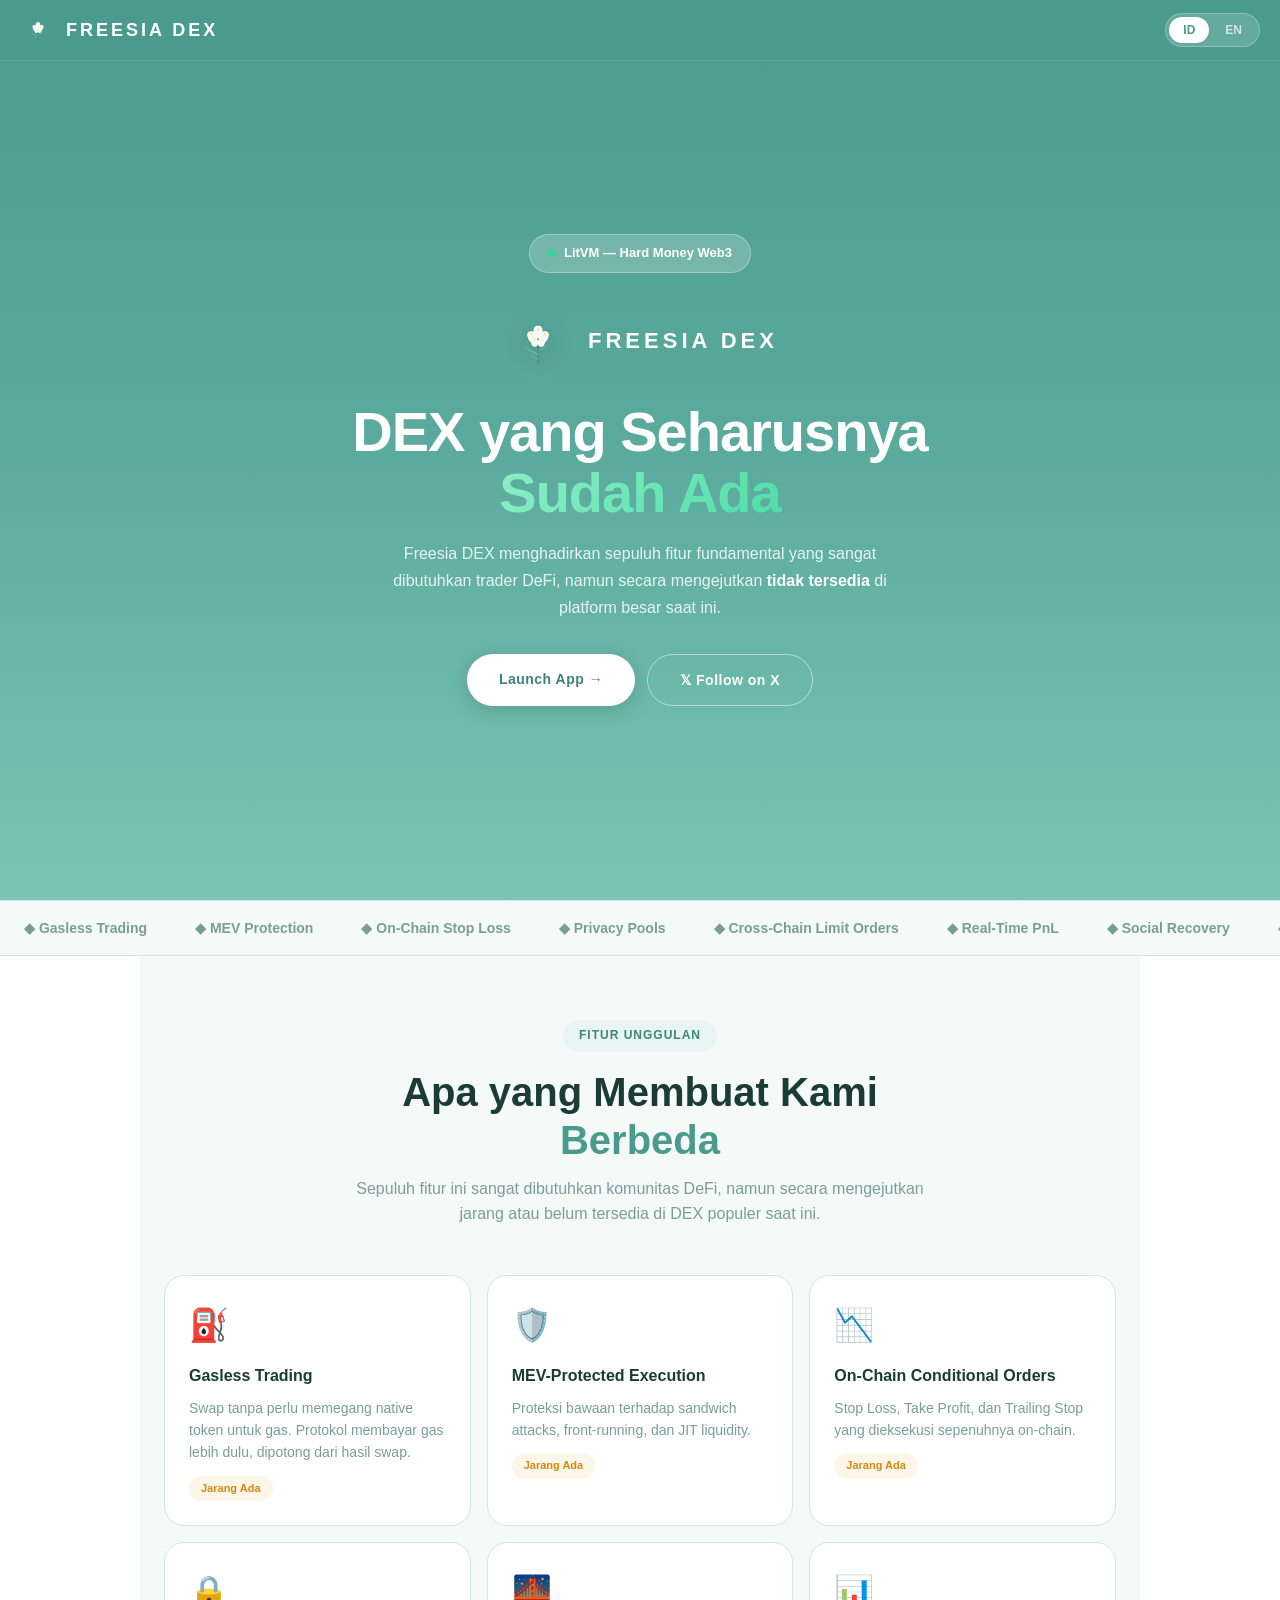
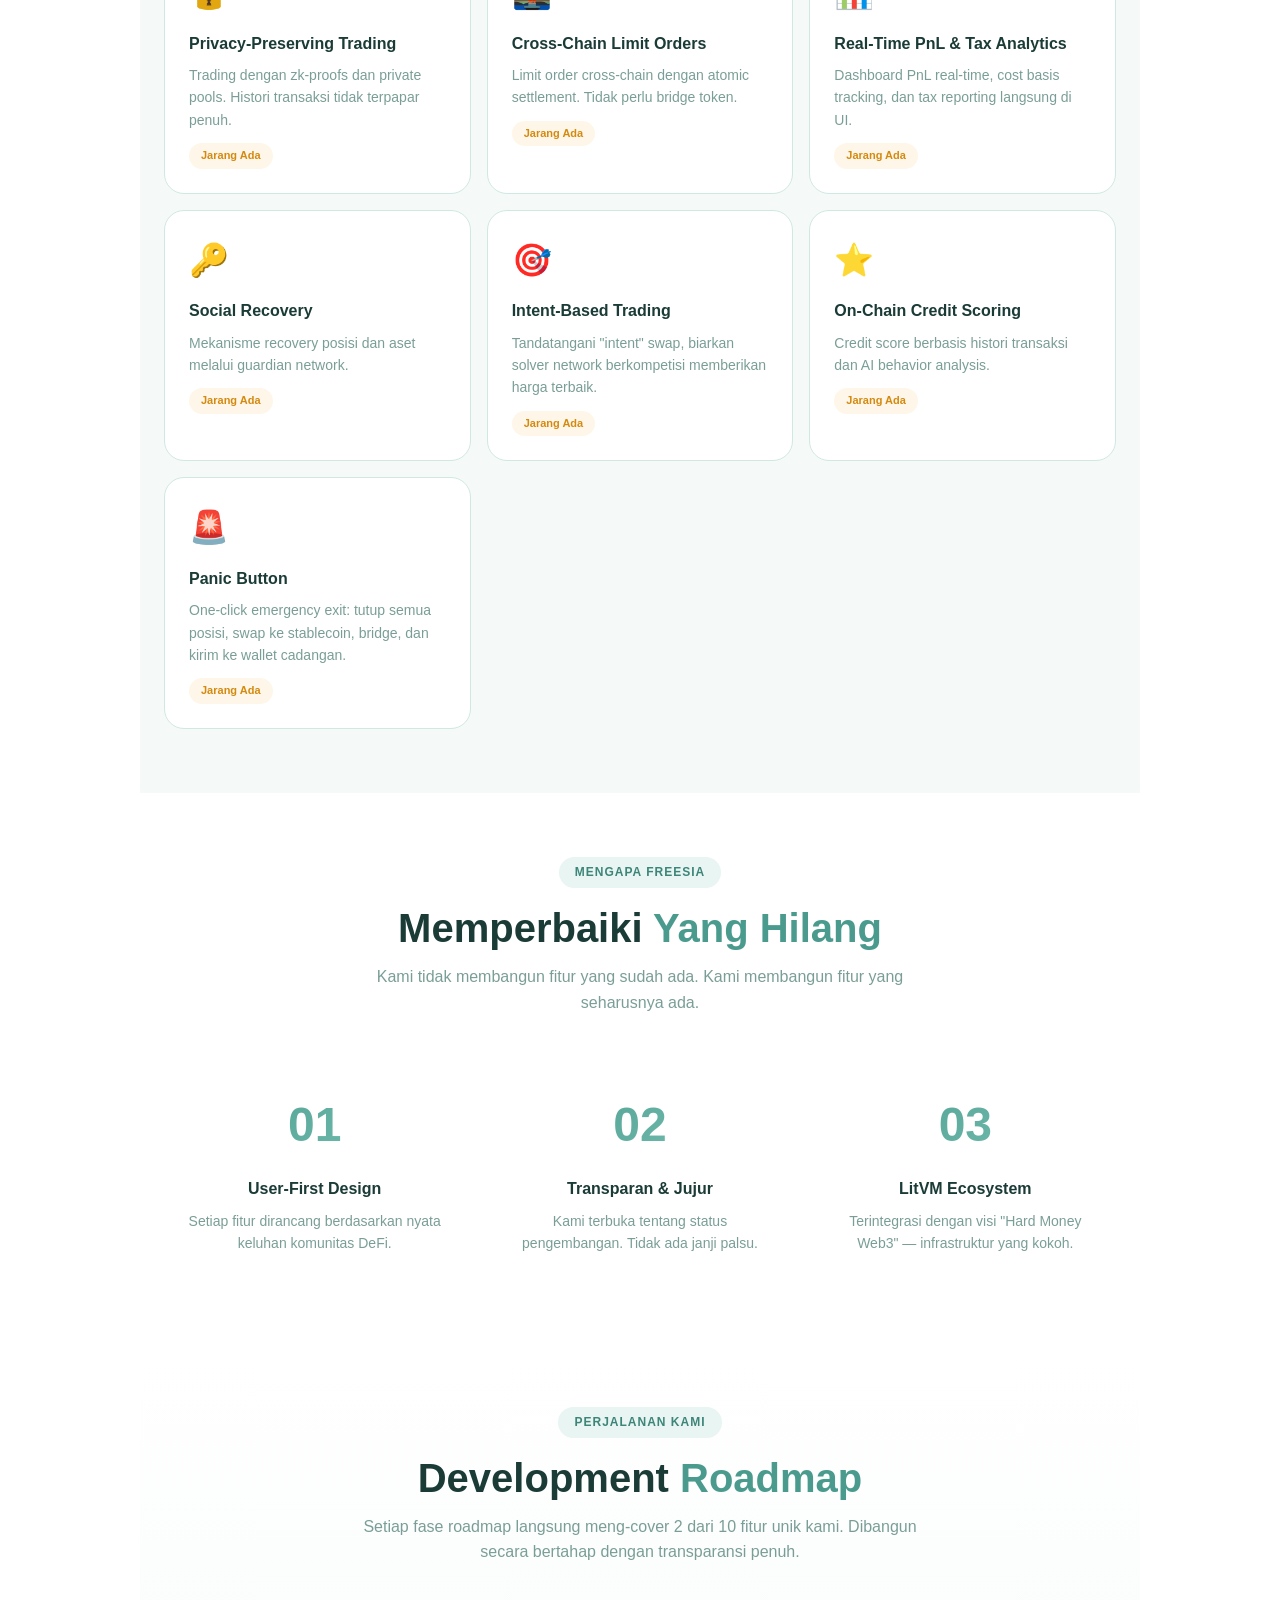
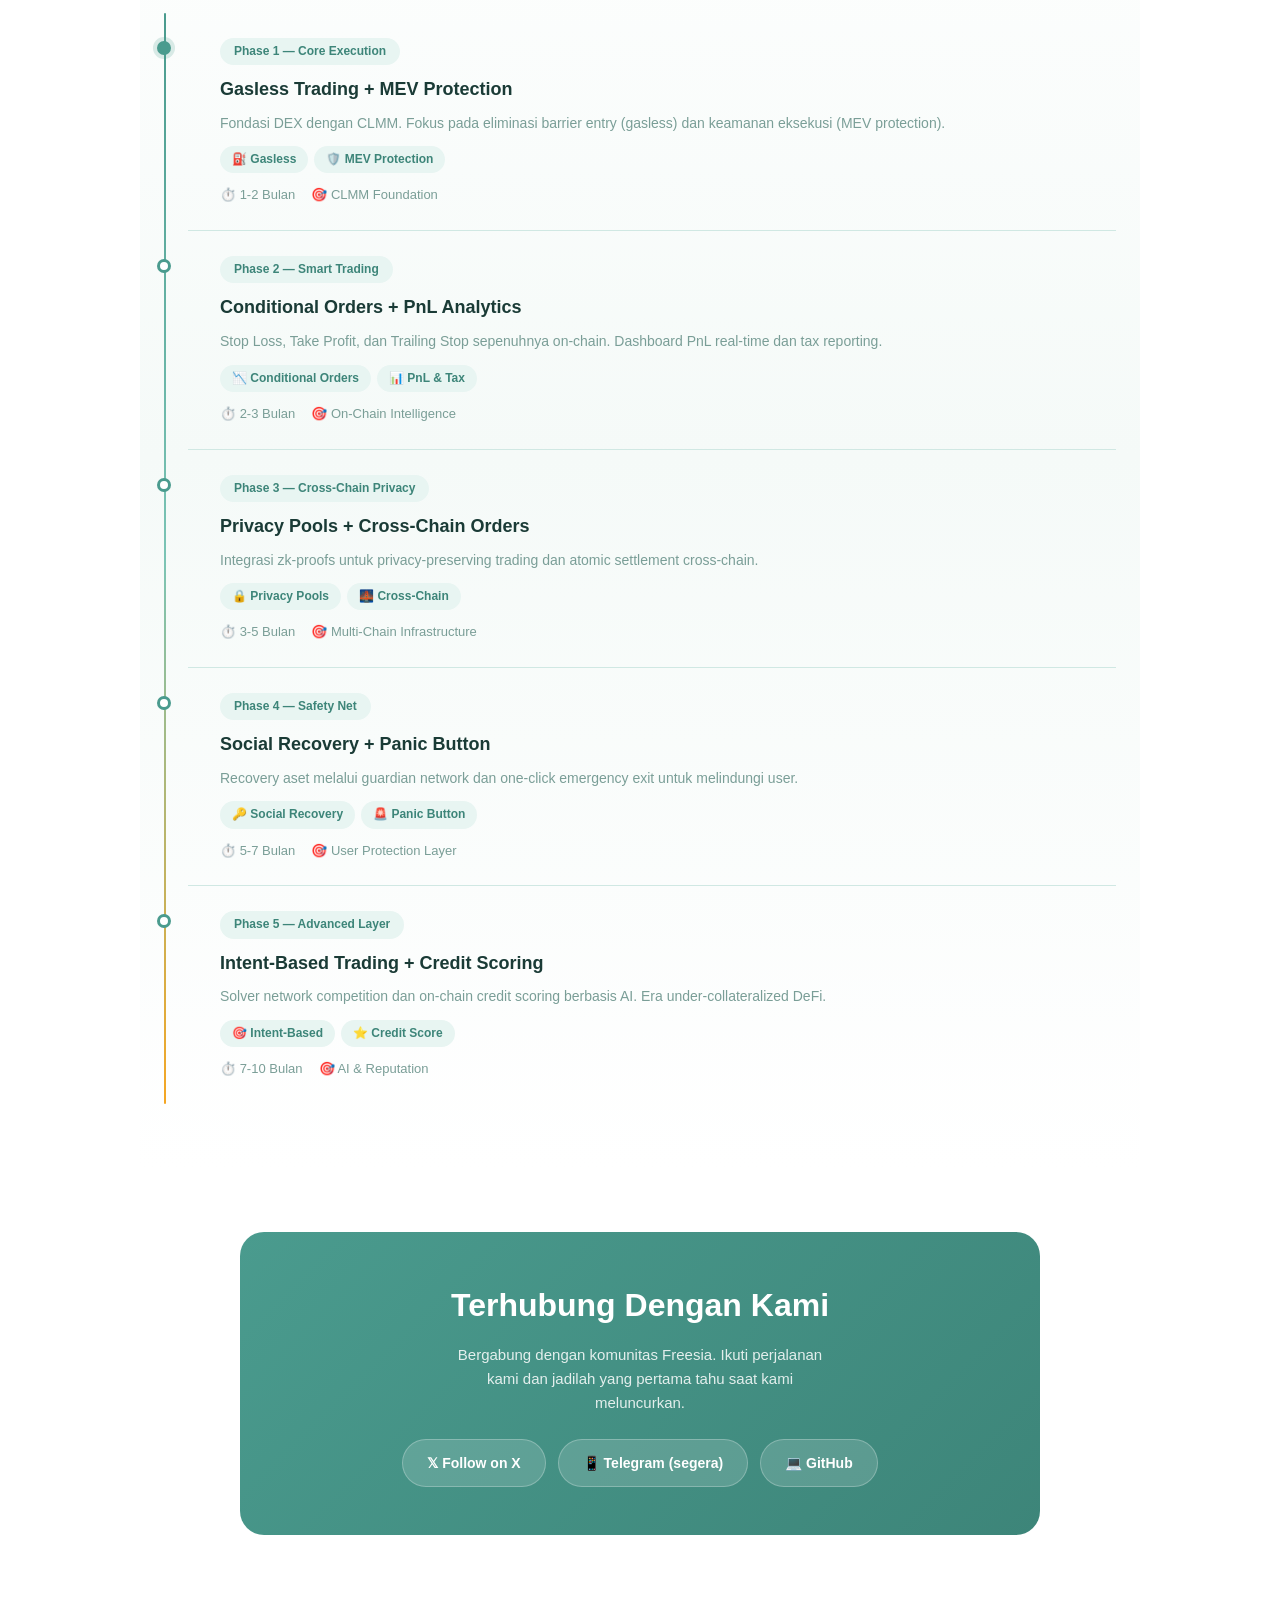
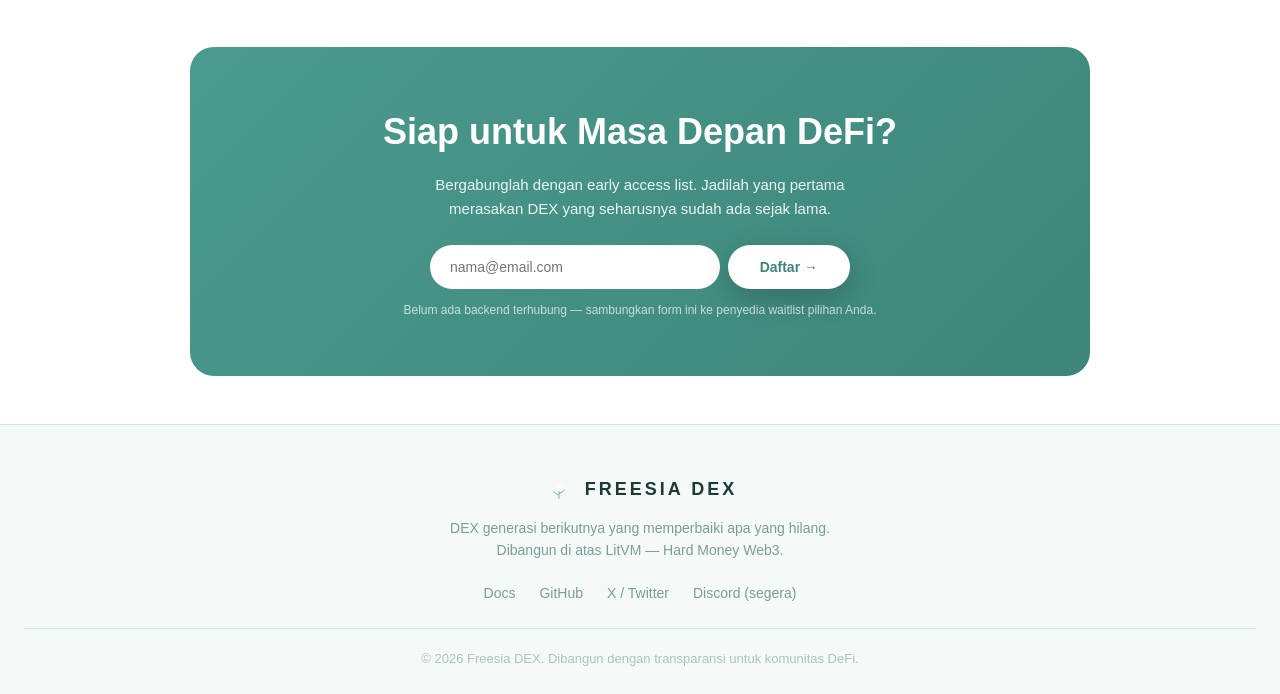
<file: freesia dex final.html>
<!DOCTYPE html>
<html lang="id">
<head>
<meta charset="UTF-8">
<meta name="viewport" content="width=device-width, initial-scale=1.0">
<title>Freesia DEX — LitVM Hard Money Web3</title>
<meta name="description" content="Freesia DEX menghadirkan sepuluh fitur fundamental yang sangat dibutuhkan trader DeFi: gasless trading, MEV protection, privacy pools, cross-chain limit orders, dan lainnya. Dibangun di atas LitVM.">
<meta name="theme-color" content="#4A9B8E">
<meta property="og:title" content="Freesia DEX — DEX yang Seharusnya Sudah Ada">
<meta property="og:description" content="Sepuluh fitur fundamental yang dibutuhkan trader DeFi namun jarang tersedia di platform besar saat ini. Dibangun di atas LitVM — Hard Money Web3.">
<meta property="og:type" content="website">
<meta property="og:image" content="https://freesia.xyz/og-image.png">
<meta name="twitter:card" content="summary_large_image">
<meta name="twitter:site" content="@0xzackbh">
<link rel="icon" href="data:image/svg+xml,%3Csvg xmlns='http://www.w3.org/2000/svg' viewBox='0 0 200 200'%3E%3Ccircle cx='100' cy='100' r='95' fill='%234A9B8E'/%3E%3Cellipse cx='100' cy='75' rx='12' ry='18' fill='%23fff' transform='rotate(-15 100 75)'/%3E%3C/svg%3E">
<style>
  *{margin:0;padding:0;box-sizing:border-box}
  body{font-family:-apple-system,BlinkMacSystemFont,'Segoe UI',Roboto,sans-serif;background:#fff;color:#1A3B36;line-height:1.6}
  :focus-visible{outline:2px solid #F5A623;outline-offset:2px}

  /* NAVBAR */
  .navbar{position:fixed;top:0;left:0;right:0;z-index:1000;background:rgba(74,155,142,0.95);backdrop-filter:blur(20px);padding:12px 20px;display:flex;justify-content:space-between;align-items:center;border-bottom:1px solid rgba(255,255,255,0.1)}
  .brand{display:flex;align-items:center;gap:10px;text-decoration:none}
  .brand-icon{width:36px;height:36px}
  .brand-icon svg{width:100%;height:100%;display:block}
  .brand-text{font-size:18px;font-weight:800;color:#fff;letter-spacing:3px}
  .nav-right{display:flex;align-items:center;gap:16px}
  .lang-toggle{display:flex;background:rgba(255,255,255,0.15);border:1px solid rgba(255,255,255,0.25);border-radius:100px;padding:3px;gap:2px}
  .lang-btn{border:none;background:transparent;padding:6px 14px;border-radius:100px;font-size:12px;font-weight:700;color:rgba(255,255,255,0.7);cursor:pointer}
  .lang-btn.active{background:#fff;color:#4A9B8E}
  .menu-btn{display:none;flex-direction:column;gap:4px;background:none;border:none;cursor:pointer;padding:8px}
  .menu-btn span{width:22px;height:2px;background:#fff;border-radius:2px;transition:transform .25s ease,opacity .25s ease}
  .menu-btn.open span:nth-child(1){transform:translateY(6px) rotate(45deg)}
  .menu-btn.open span:nth-child(2){opacity:0}
  .menu-btn.open span:nth-child(3){transform:translateY(-6px) rotate(-45deg)}

  .mobile-menu{display:none;position:fixed;top:60px;left:0;right:0;background:#3D8579;z-index:999;flex-direction:column;padding:8px 20px 20px;border-bottom:1px solid rgba(255,255,255,0.15)}
  .mobile-menu.open{display:flex}
  .mobile-menu a{color:#fff;text-decoration:none;font-weight:600;font-size:15px;padding:14px 0;border-bottom:1px solid rgba(255,255,255,0.1)}
  .mobile-menu a:last-child{border-bottom:none}

  /* HERO */
  .hero{background:linear-gradient(180deg,#4A9B8E 0%,#5AAA9D 50%,#7BC4B5 100%);min-height:100vh;display:flex;flex-direction:column;align-items:center;justify-content:center;text-align:center;padding:100px 24px 60px;color:#fff}
  .hero-badge{display:inline-flex;align-items:center;gap:8px;background:rgba(255,255,255,0.2);border:1px solid rgba(255,255,255,0.3);padding:8px 18px;border-radius:100px;font-size:13px;font-weight:600;margin-bottom:32px}
  .hero-badge-dot{width:8px;height:8px;background:#34D399;border-radius:50%}
  .hero-logo{display:flex;align-items:center;justify-content:center;gap:14px;margin-bottom:24px}
  .hero-logo-icon{width:72px;height:72px;filter:drop-shadow(0 4px 12px rgba(0,0,0,0.15))}
  .hero-logo-icon svg{width:100%;height:100%;display:block}
  .hero-logo-text{font-size:22px;font-weight:800;letter-spacing:4px;color:#fff}
  .hero h1{font-size:clamp(32px,8vw,56px);font-weight:900;line-height:1.1;letter-spacing:-1px;margin-bottom:16px}
  .hero h1 span{display:block}
  .hero h1 .gradient{background:linear-gradient(135deg,#A7F3D0,#6EE7B7,#34D399);-webkit-background-clip:text;-webkit-text-fill-color:transparent;background-clip:text}
  .hero p{font-size:16px;color:rgba(255,255,255,0.85);max-width:520px;margin:0 auto 32px;line-height:1.7}
  .hero p strong{color:#fff}
  .hero-buttons{display:flex;gap:12px;justify-content:center;flex-wrap:wrap}
  .btn{padding:14px 32px;border-radius:100px;font-weight:700;font-size:14px;text-decoration:none;display:inline-block;cursor:pointer;border:none;letter-spacing:0.5px}
  .btn-white{background:#fff;color:#3D8579;box-shadow:0 4px 20px rgba(0,0,0,0.15)}
  .btn-outline{background:transparent;color:#fff;border:1.5px solid rgba(255,255,255,0.5)}

  /* MARQUEE */
  .marquee{background:#F5FAF8;border-top:1px solid #D0E8E3;border-bottom:1px solid #D0E8E3;padding:16px 0;overflow:hidden}
  .marquee-track{display:flex;animation:marquee 25s linear infinite;width:max-content}
  .marquee-item{padding:0 24px;color:#7A9E97;font-weight:600;font-size:14px;white-space:nowrap}
  @keyframes marquee{0%{transform:translateX(0)}100%{transform:translateX(-50%)}}

  /* SECTIONS */
  .section{padding:64px 24px;max-width:1000px;margin:0 auto}
  .section-header{text-align:center;max-width:600px;margin:0 auto 48px}
  .section-label{display:inline-block;background:#E8F5F2;color:#3D8579;padding:6px 16px;border-radius:100px;font-size:12px;font-weight:700;text-transform:uppercase;letter-spacing:1px;margin-bottom:16px}
  .section-header h2{font-size:clamp(28px,5vw,40px);font-weight:800;margin-bottom:12px;line-height:1.2}
  .section-header p{color:#7A9E97;font-size:16px}

  /* FEATURES */
  .features{background:#F5FAF8}
  .features-grid{display:grid;grid-template-columns:repeat(auto-fit,minmax(280px,1fr));gap:16px}
  .feature-card{background:#fff;border:1px solid #D0E8E3;border-radius:20px;padding:24px}
  .feature-icon{font-size:32px;margin-bottom:12px}
  .feature-card h3{font-size:16px;font-weight:700;margin-bottom:8px;color:#1A3B36}
  .feature-card p{font-size:14px;color:#7A9E97;line-height:1.6}
  .feature-tag{display:inline-block;margin-top:12px;padding:4px 12px;background:rgba(245,166,35,0.1);color:#D4890F;border-radius:100px;font-size:11px;font-weight:700}

  /* ROADMAP */
  .roadmap{background:linear-gradient(180deg,#fff 0%,#F5FAF8 50%,#fff 100%)}
  .roadmap-timeline{position:relative;padding-left:24px}
  .roadmap-timeline::before{content:'';position:absolute;left:0;top:0;bottom:0;width:2px;background:linear-gradient(180deg,#4A9B8E,#7BC4B5,#F5A623);border-radius:2px}
  .roadmap-item{position:relative;padding:24px 0 24px 32px;border-bottom:1px solid #D0E8E3}
  .roadmap-item:last-child{border-bottom:none}
  .roadmap-dot{position:absolute;left:-24px;top:28px;width:14px;height:14px;background:#fff;border:3px solid #4A9B8E;border-radius:50%;transform:translateX(-7px)}
  .roadmap-dot.active{background:#4A9B8E;box-shadow:0 0 0 4px rgba(74,155,142,0.2)}
  .roadmap-phase{display:inline-block;background:#E8F5F2;color:#3D8579;padding:4px 14px;border-radius:100px;font-size:12px;font-weight:700;margin-bottom:10px}
  .roadmap-item h3{font-size:18px;font-weight:700;margin-bottom:8px;color:#1A3B36}
  .roadmap-item p{color:#7A9E97;font-size:14px;margin-bottom:12px;line-height:1.6}
  .roadmap-tags{display:flex;flex-wrap:wrap;gap:6px}
  .roadmap-tags span{font-size:12px;padding:4px 12px;background:#E8F5F2;color:#3D8579;border-radius:100px;font-weight:600}
  .roadmap-meta{display:flex;gap:16px;margin-top:12px;font-size:13px;color:#7A9E97}

  /* SOCIAL */
  .social{background:linear-gradient(135deg,#4A9B8E,#3D8579);border-radius:24px;padding:48px 24px;text-align:center;color:#fff;max-width:800px;margin:0 auto}
  .social h2{font-size:clamp(24px,5vw,32px);font-weight:800;margin-bottom:12px}
  .social p{opacity:0.85;max-width:400px;margin:0 auto 24px;font-size:15px}
  .social-links{display:flex;justify-content:center;gap:12px;flex-wrap:wrap}
  .social-link{display:flex;align-items:center;gap:8px;padding:12px 24px;background:rgba(255,255,255,0.15);border:1px solid rgba(255,255,255,0.25);border-radius:100px;color:#fff;text-decoration:none;font-weight:600;font-size:14px}

  /* CTA */
  .cta{background:linear-gradient(135deg,#4A9B8E,#3D8579);border-radius:24px;padding:56px 24px;text-align:center;color:#fff;max-width:900px;margin:48px auto}
  .cta h2{font-size:clamp(24px,5vw,36px);font-weight:800;margin-bottom:12px}
  .cta p{opacity:0.9;max-width:480px;margin:0 auto 24px;font-size:15px}
  .cta-form{display:flex;gap:8px;justify-content:center;flex-wrap:wrap;max-width:420px;margin:0 auto}
  .cta-form input{flex:1;min-width:200px;padding:14px 20px;border-radius:100px;border:none;font-size:14px;font-family:inherit}
  .cta-btn{background:#fff;color:#3D8579;padding:14px 32px;border-radius:100px;font-weight:700;text-decoration:none;display:inline-block;box-shadow:0 10px 30px rgba(0,0,0,0.2);font-size:14px;border:none;cursor:pointer;font-family:inherit}
  .cta-note{font-size:12px;opacity:0.7;margin-top:12px}

  /* FOOTER */
  .footer{background:#F5FAF8;border-top:1px solid #D0E8E3;padding:48px 24px 24px;text-align:center}
  .footer-brand{display:inline-flex;align-items:center;gap:10px;margin-bottom:12px}
  .footer-brand-icon{width:32px;height:32px}
  .footer-brand-icon svg{width:100%;height:100%;display:block}
  .footer-brand-text{font-size:18px;font-weight:800;color:#1A3B36;letter-spacing:3px}
  .footer p{color:#7A9E97;font-size:14px;max-width:400px;margin:0 auto 20px}
  .footer-links{display:flex;justify-content:center;gap:24px;margin-bottom:24px;flex-wrap:wrap}
  .footer-links a{color:#7A9E97;text-decoration:none;font-size:14px}
  .footer-copy{color:#A8C4BF;font-size:13px;padding-top:20px;border-top:1px solid #D0E8E3}

  /* MOBILE */
  @media(max-width:768px){
    .navbar{padding:10px 16px}
    .brand-text{font-size:16px;letter-spacing:2px}
    .menu-btn{display:flex}
    .hero{padding:90px 20px 40px}
    .hero-logo-icon{width:56px;height:56px}
    .hero h1{font-size:36px}
    .hero-buttons{flex-direction:column;align-items:center}
    .btn{width:100%;max-width:300px;text-align:center}
    .section{padding:48px 20px}
    .features-grid{grid-template-columns:1fr}
    .social{margin:0 12px;border-radius:20px}
    .cta{margin:32px 12px;border-radius:20px}
    .social-links{flex-direction:column;align-items:center}
    .social-link{width:100%;max-width:260px;justify-content:center}
    .cta-form{flex-direction:column;align-items:stretch}
    .roadmap-timeline{padding-left:16px}
    .roadmap-item{padding-left:24px}
  }

  @media(prefers-reduced-motion:reduce){
    .marquee-track{animation:none}
    .menu-btn span{transition:none}
  }
</style>
</head>
<body>

<!-- NAVBAR -->
<nav class="navbar">
  <a href="#hero" class="brand">
    <div class="brand-icon">
      <svg viewBox="0 0 200 200" xmlns="http://www.w3.org/2000/svg">
        <path d="M100 160 Q100 130 100 110" stroke="#4A8B7F" stroke-width="4" fill="none" stroke-linecap="round"/>
        <path d="M100 140 Q70 130 60 110 Q75 125 100 135" fill="#6BB3A3" opacity="0.9"/>
        <path d="M100 130 Q130 120 140 100 Q125 115 100 125" fill="#5FA89A" opacity="0.9"/>
        <path d="M100 150 Q85 145 75 135 Q85 148 100 152" fill="#7BC4B5" opacity="0.8"/>
        <ellipse cx="100" cy="75" rx="12" ry="18" fill="#F5F5F0" transform="rotate(-15 100 75)"/>
        <ellipse cx="100" cy="75" rx="12" ry="18" fill="#FFFFFF" transform="rotate(15 100 75)"/>
        <ellipse cx="100" cy="72" rx="8" ry="14" fill="#FFF8F0"/>
        <circle cx="100" cy="68" r="3" fill="#FFD700" opacity="0.6"/>
        <ellipse cx="82" cy="88" rx="10" ry="16" fill="#F0F5F2" transform="rotate(-35 82 88)"/>
        <ellipse cx="82" cy="88" rx="10" ry="16" fill="#FFFFFF" transform="rotate(-5 82 88)"/>
        <ellipse cx="82" cy="86" rx="6" ry="11" fill="#FFF8F0"/>
        <circle cx="82" cy="82" r="2.5" fill="#FFD700" opacity="0.6"/>
        <ellipse cx="118" cy="88" rx="10" ry="16" fill="#F0F5F2" transform="rotate(5 118 88)"/>
        <ellipse cx="118" cy="88" rx="10" ry="16" fill="#FFFFFF" transform="rotate(35 118 88)"/>
        <ellipse cx="118" cy="86" rx="6" ry="11" fill="#FFF8F0"/>
        <circle cx="118" cy="82" r="2.5" fill="#FFD700" opacity="0.6"/>
        <ellipse cx="90" cy="102" rx="9" ry="14" fill="#F5F5F0" transform="rotate(-25 90 102)"/>
        <ellipse cx="90" cy="102" rx="9" ry="14" fill="#FFFFFF" transform="rotate(5 90 102)"/>
        <ellipse cx="90" cy="100" rx="5" ry="9" fill="#FFF8F0"/>
        <circle cx="90" cy="97" r="2" fill="#FFD700" opacity="0.6"/>
        <ellipse cx="110" cy="102" rx="9" ry="14" fill="#F5F5F0" transform="rotate(-5 110 102)"/>
        <ellipse cx="110" cy="102" rx="9" ry="14" fill="#FFFFFF" transform="rotate(25 110 102)"/>
        <ellipse cx="110" cy="100" rx="5" ry="9" fill="#FFF8F0"/>
        <circle cx="110" cy="97" r="2" fill="#FFD700" opacity="0.6"/>
      </svg>
    </div>
    <span class="brand-text">FREESIA DEX</span>
  </a>
  <div class="nav-right">
    <div class="lang-toggle">
      <button class="lang-btn active" onclick="switchLang('id')" id="btn-id">ID</button>
      <button class="lang-btn" onclick="switchLang('en')" id="btn-en">EN</button>
    </div>
    <button class="menu-btn" id="menuBtn" aria-label="Toggle menu" aria-expanded="false" onclick="toggleMenu()">
      <span></span><span></span><span></span>
    </button>
  </div>
</nav>

<!-- MOBILE MENU -->
<div class="mobile-menu" id="mobileMenu">
  <a href="#fitur" onclick="closeMenu()" data-i18n="navFeat">Fitur</a>
  <a href="#tentang" onclick="closeMenu()" data-i18n="navAbout">Tentang</a>
  <a href="#roadmap" onclick="closeMenu()" data-i18n="navRoadmap">Roadmap</a>
  <a href="#social" onclick="closeMenu()" data-i18n="navSocial">Komunitas</a>
</div>

<!-- HERO -->
<section class="hero" id="hero">
  <div class="hero-badge">
    <span class="hero-badge-dot"></span>
    <span data-i18n="badge">LitVM — Hard Money Web3</span>
  </div>
  <div class="hero-logo">
    <div class="hero-logo-icon">
      <svg viewBox="0 0 200 200" xmlns="http://www.w3.org/2000/svg">
        <path d="M100 160 Q100 130 100 110" stroke="#4A8B7F" stroke-width="4" fill="none" stroke-linecap="round"/>
        <path d="M100 140 Q70 130 60 110 Q75 125 100 135" fill="#6BB3A3" opacity="0.9"/>
        <path d="M100 130 Q130 120 140 100 Q125 115 100 125" fill="#5FA89A" opacity="0.9"/>
        <path d="M100 150 Q85 145 75 135 Q85 148 100 152" fill="#7BC4B5" opacity="0.8"/>
        <ellipse cx="100" cy="75" rx="12" ry="18" fill="#F5F5F0" transform="rotate(-15 100 75)"/>
        <ellipse cx="100" cy="75" rx="12" ry="18" fill="#FFFFFF" transform="rotate(15 100 75)"/>
        <ellipse cx="100" cy="72" rx="8" ry="14" fill="#FFF8F0"/>
        <circle cx="100" cy="68" r="3" fill="#FFD700" opacity="0.6"/>
        <ellipse cx="82" cy="88" rx="10" ry="16" fill="#F0F5F2" transform="rotate(-35 82 88)"/>
        <ellipse cx="82" cy="88" rx="10" ry="16" fill="#FFFFFF" transform="rotate(-5 82 88)"/>
        <ellipse cx="82" cy="86" rx="6" ry="11" fill="#FFF8F0"/>
        <circle cx="82" cy="82" r="2.5" fill="#FFD700" opacity="0.6"/>
        <ellipse cx="118" cy="88" rx="10" ry="16" fill="#F0F5F2" transform="rotate(5 118 88)"/>
        <ellipse cx="118" cy="88" rx="10" ry="16" fill="#FFFFFF" transform="rotate(35 118 88)"/>
        <ellipse cx="118" cy="86" rx="6" ry="11" fill="#FFF8F0"/>
        <circle cx="118" cy="82" r="2.5" fill="#FFD700" opacity="0.6"/>
        <ellipse cx="90" cy="102" rx="9" ry="14" fill="#F5F5F0" transform="rotate(-25 90 102)"/>
        <ellipse cx="90" cy="102" rx="9" ry="14" fill="#FFFFFF" transform="rotate(5 90 102)"/>
        <ellipse cx="90" cy="100" rx="5" ry="9" fill="#FFF8F0"/>
        <circle cx="90" cy="97" r="2" fill="#FFD700" opacity="0.6"/>
        <ellipse cx="110" cy="102" rx="9" ry="14" fill="#F5F5F0" transform="rotate(-5 110 102)"/>
        <ellipse cx="110" cy="102" rx="9" ry="14" fill="#FFFFFF" transform="rotate(25 110 102)"/>
        <ellipse cx="110" cy="100" rx="5" ry="9" fill="#FFF8F0"/>
        <circle cx="110" cy="97" r="2" fill="#FFD700" opacity="0.6"/>
      </svg>
    </div>
    <span class="hero-logo-text">FREESIA DEX</span>
  </div>
  <h1>
    <span data-i18n="hero1">DEX yang Seharusnya</span>
    <span class="gradient" data-i18n="hero2">Sudah Ada</span>
  </h1>
  <p data-i18n="heroDesc">Freesia DEX menghadirkan sepuluh fitur fundamental yang sangat dibutuhkan trader DeFi, namun secara mengejutkan <strong>tidak tersedia</strong> di platform besar saat ini.</p>
  <div class="hero-buttons">
    <a href="#" class="btn btn-white" data-i18n="btnPrimary">Launch App →</a>
    <a href="https://x.com/0xzackbh" target="_blank" rel="noopener" class="btn btn-outline" data-i18n="btnSecondary">𝕏 Follow on X</a>
  </div>
</section>

<!-- MARQUEE -->
<div class="marquee">
  <div class="marquee-track">
    <span class="marquee-item">◆ Gasless Trading</span>
    <span class="marquee-item">◆ MEV Protection</span>
    <span class="marquee-item">◆ On-Chain Stop Loss</span>
    <span class="marquee-item">◆ Privacy Pools</span>
    <span class="marquee-item">◆ Cross-Chain Limit Orders</span>
    <span class="marquee-item">◆ Real-Time PnL</span>
    <span class="marquee-item">◆ Social Recovery</span>
    <span class="marquee-item">◆ Intent-Based Trading</span>
    <span class="marquee-item">◆ On-Chain Credit Score</span>
    <span class="marquee-item">◆ Panic Button</span>
    <span class="marquee-item">◆ Gasless Trading</span>
    <span class="marquee-item">◆ MEV Protection</span>
    <span class="marquee-item">◆ On-Chain Stop Loss</span>
    <span class="marquee-item">◆ Privacy Pools</span>
    <span class="marquee-item">◆ Cross-Chain Limit Orders</span>
    <span class="marquee-item">◆ Real-Time PnL</span>
    <span class="marquee-item">◆ Social Recovery</span>
    <span class="marquee-item">◆ Intent-Based Trading</span>
    <span class="marquee-item">◆ On-Chain Credit Score</span>
    <span class="marquee-item">◆ Panic Button</span>
  </div>
</div>

<!-- FEATURES -->
<section class="section features" id="fitur">
  <div class="section-header">
    <div class="section-label" data-i18n="featLabel">Fitur Unggulan</div>
    <h2><span data-i18n="featTitle">Apa yang Membuat Kami </span><span style="color:#4A9B8E">Berbeda</span></h2>
    <p data-i18n="featDesc">Sepuluh fitur ini sangat dibutuhkan komunitas DeFi, namun secara mengejutkan jarang atau belum tersedia di DEX populer saat ini.</p>
  </div>
  <div class="features-grid">
    <div class="feature-card">
      <div class="feature-icon">⛽</div>
      <h3 data-i18n="f1t">Gasless Trading</h3>
      <p data-i18n="f1d">Swap tanpa perlu memegang native token untuk gas. Protokol membayar gas lebih dulu, dipotong dari hasil swap.</p>
      <span class="feature-tag" data-i18n="tagRare">Jarang Ada</span>
    </div>
    <div class="feature-card">
      <div class="feature-icon">🛡️</div>
      <h3 data-i18n="f2t">MEV-Protected Execution</h3>
      <p data-i18n="f2d">Proteksi bawaan terhadap sandwich attacks, front-running, dan JIT liquidity.</p>
      <span class="feature-tag" data-i18n="tagRare">Jarang Ada</span>
    </div>
    <div class="feature-card">
      <div class="feature-icon">📉</div>
      <h3 data-i18n="f3t">On-Chain Conditional Orders</h3>
      <p data-i18n="f3d">Stop Loss, Take Profit, dan Trailing Stop yang dieksekusi sepenuhnya on-chain.</p>
      <span class="feature-tag" data-i18n="tagRare">Jarang Ada</span>
    </div>
    <div class="feature-card">
      <div class="feature-icon">🔒</div>
      <h3 data-i18n="f4t">Privacy-Preserving Trading</h3>
      <p data-i18n="f4d">Trading dengan zk-proofs dan private pools. Histori transaksi tidak terpapar penuh.</p>
      <span class="feature-tag" data-i18n="tagRare">Jarang Ada</span>
    </div>
    <div class="feature-card">
      <div class="feature-icon">🌉</div>
      <h3 data-i18n="f5t">Cross-Chain Limit Orders</h3>
      <p data-i18n="f5d">Limit order cross-chain dengan atomic settlement. Tidak perlu bridge token.</p>
      <span class="feature-tag" data-i18n="tagRare">Jarang Ada</span>
    </div>
    <div class="feature-card">
      <div class="feature-icon">📊</div>
      <h3 data-i18n="f6t">Real-Time PnL & Tax Analytics</h3>
      <p data-i18n="f6d">Dashboard PnL real-time, cost basis tracking, dan tax reporting langsung di UI.</p>
      <span class="feature-tag" data-i18n="tagRare">Jarang Ada</span>
    </div>
    <div class="feature-card">
      <div class="feature-icon">🔑</div>
      <h3 data-i18n="f7t">Social Recovery</h3>
      <p data-i18n="f7d">Mekanisme recovery posisi dan aset melalui guardian network.</p>
      <span class="feature-tag" data-i18n="tagRare">Jarang Ada</span>
    </div>
    <div class="feature-card">
      <div class="feature-icon">🎯</div>
      <h3 data-i18n="f8t">Intent-Based Trading</h3>
      <p data-i18n="f8d">Tandatangani "intent" swap, biarkan solver network berkompetisi memberikan harga terbaik.</p>
      <span class="feature-tag" data-i18n="tagRare">Jarang Ada</span>
    </div>
    <div class="feature-card">
      <div class="feature-icon">⭐</div>
      <h3 data-i18n="f9t">On-Chain Credit Scoring</h3>
      <p data-i18n="f9d">Credit score berbasis histori transaksi dan AI behavior analysis.</p>
      <span class="feature-tag" data-i18n="tagRare">Jarang Ada</span>
    </div>
    <div class="feature-card">
      <div class="feature-icon">🚨</div>
      <h3 data-i18n="f10t">Panic Button</h3>
      <p data-i18n="f10d">One-click emergency exit: tutup semua posisi, swap ke stablecoin, bridge, dan kirim ke wallet cadangan.</p>
      <span class="feature-tag" data-i18n="tagRare">Jarang Ada</span>
    </div>
  </div>
</section>

<!-- WHY -->
<section class="section" id="tentang">
  <div class="section-header">
    <div class="section-label" data-i18n="aboutLabel">Mengapa Freesia</div>
    <h2><span data-i18n="aboutTitle">Memperbaiki </span><span style="color:#4A9B8E">Yang Hilang</span></h2>
    <p data-i18n="aboutDesc">Kami tidak membangun fitur yang sudah ada. Kami membangun fitur yang seharusnya ada.</p>
  </div>
  <div style="display:grid;grid-template-columns:repeat(auto-fit,minmax(250px,1fr));gap:24px;text-align:center;">
    <div style="padding:24px;">
      <div style="font-size:48px;font-weight:800;background:linear-gradient(135deg,#4A9B8E,#7BC4B5);-webkit-background-clip:text;-webkit-text-fill-color:transparent;margin-bottom:12px;">01</div>
      <h3 style="font-size:16px;font-weight:700;margin-bottom:8px;" data-i18n="why1t">User-First Design</h3>
      <p style="font-size:14px;color:#7A9E97;" data-i18n="why1d">Setiap fitur dirancang berdasarkan nyata keluhan komunitas DeFi.</p>
    </div>
    <div style="padding:24px;">
      <div style="font-size:48px;font-weight:800;background:linear-gradient(135deg,#4A9B8E,#7BC4B5);-webkit-background-clip:text;-webkit-text-fill-color:transparent;margin-bottom:12px;">02</div>
      <h3 style="font-size:16px;font-weight:700;margin-bottom:8px;" data-i18n="why2t">Transparan & Jujur</h3>
      <p style="font-size:14px;color:#7A9E97;" data-i18n="why2d">Kami terbuka tentang status pengembangan. Tidak ada janji palsu.</p>
    </div>
    <div style="padding:24px;">
      <div style="font-size:48px;font-weight:800;background:linear-gradient(135deg,#4A9B8E,#7BC4B5);-webkit-background-clip:text;-webkit-text-fill-color:transparent;margin-bottom:12px;">03</div>
      <h3 style="font-size:16px;font-weight:700;margin-bottom:8px;" data-i18n="why3t">LitVM Ecosystem</h3>
      <p style="font-size:14px;color:#7A9E97;" data-i18n="why3d">Terintegrasi dengan visi "Hard Money Web3" — infrastruktur yang kokoh.</p>
    </div>
  </div>
</section>

<!-- ROADMAP -->
<section class="section roadmap" id="roadmap">
  <div class="section-header">
    <div class="section-label" data-i18n="rmLabel">Perjalanan Kami</div>
    <h2><span data-i18n="rmTitle">Development </span><span style="color:#4A9B8E">Roadmap</span></h2>
    <p data-i18n="rmDesc">Setiap fase roadmap langsung meng-cover 2 dari 10 fitur unik kami. Dibangun secara bertahap dengan transparansi penuh.</p>
  </div>
  <div class="roadmap-timeline">
    <div class="roadmap-item">
      <div class="roadmap-dot active"></div>
      <div class="roadmap-phase" data-i18n="p1p">Phase 1 — Core Execution</div>
      <h3 data-i18n="p1t">Gasless Trading + MEV Protection</h3>
      <p data-i18n="p1d">Fondasi DEX dengan CLMM. Fokus pada eliminasi barrier entry (gasless) dan keamanan eksekusi (MEV protection).</p>
      <div class="roadmap-tags"><span>⛽ Gasless</span><span>🛡️ MEV Protection</span></div>
      <div class="roadmap-meta"><span>⏱️ <span data-i18n="p1time">1-2 Bulan</span></span><span>🎯 <span data-i18n="p1target">CLMM Foundation</span></span></div>
    </div>
    <div class="roadmap-item">
      <div class="roadmap-dot"></div>
      <div class="roadmap-phase" data-i18n="p2p">Phase 2 — Smart Trading</div>
      <h3 data-i18n="p2t">Conditional Orders + PnL Analytics</h3>
      <p data-i18n="p2d">Stop Loss, Take Profit, dan Trailing Stop sepenuhnya on-chain. Dashboard PnL real-time dan tax reporting.</p>
      <div class="roadmap-tags"><span>📉 Conditional Orders</span><span>📊 PnL & Tax</span></div>
      <div class="roadmap-meta"><span>⏱️ <span data-i18n="p2time">2-3 Bulan</span></span><span>🎯 <span data-i18n="p2target">On-Chain Intelligence</span></span></div>
    </div>
    <div class="roadmap-item">
      <div class="roadmap-dot"></div>
      <div class="roadmap-phase" data-i18n="p3p">Phase 3 — Cross-Chain Privacy</div>
      <h3 data-i18n="p3t">Privacy Pools + Cross-Chain Orders</h3>
      <p data-i18n="p3d">Integrasi zk-proofs untuk privacy-preserving trading dan atomic settlement cross-chain.</p>
      <div class="roadmap-tags"><span>🔒 Privacy Pools</span><span>🌉 Cross-Chain</span></div>
      <div class="roadmap-meta"><span>⏱️ <span data-i18n="p3time">3-5 Bulan</span></span><span>🎯 <span data-i18n="p3target">Multi-Chain Infrastructure</span></span></div>
    </div>
    <div class="roadmap-item">
      <div class="roadmap-dot"></div>
      <div class="roadmap-phase" data-i18n="p4p">Phase 4 — Safety Net</div>
      <h3 data-i18n="p4t">Social Recovery + Panic Button</h3>
      <p data-i18n="p4d">Recovery aset melalui guardian network dan one-click emergency exit untuk melindungi user.</p>
      <div class="roadmap-tags"><span>🔑 Social Recovery</span><span>🚨 Panic Button</span></div>
      <div class="roadmap-meta"><span>⏱️ <span data-i18n="p4time">5-7 Bulan</span></span><span>🎯 <span data-i18n="p4target">User Protection Layer</span></span></div>
    </div>
    <div class="roadmap-item">
      <div class="roadmap-dot"></div>
      <div class="roadmap-phase" data-i18n="p5p">Phase 5 — Advanced Layer</div>
      <h3 data-i18n="p5t">Intent-Based Trading + Credit Scoring</h3>
      <p data-i18n="p5d">Solver network competition dan on-chain credit scoring berbasis AI. Era under-collateralized DeFi.</p>
      <div class="roadmap-tags"><span>🎯 Intent-Based</span><span>⭐ Credit Score</span></div>
      <div class="roadmap-meta"><span>⏱️ <span data-i18n="p5time">7-10 Bulan</span></span><span>🎯 <span data-i18n="p5target">AI & Reputation</span></span></div>
    </div>
  </div>
</section>

<!-- SOCIAL -->
<section class="section" id="social">
  <div class="social">
    <h2 data-i18n="socialTitle">Terhubung Dengan Kami</h2>
    <p data-i18n="socialDesc">Bergabung dengan komunitas Freesia. Ikuti perjalanan kami dan jadilah yang pertama tahu saat kami meluncurkan.</p>
    <div class="social-links">
      <a href="https://x.com/0xzackbh" target="_blank" rel="noopener" class="social-link">𝕏 Follow on X</a>
      <a href="#" class="social-link" data-i18n="tgPlaceholder">📱 Telegram (segera)</a>
      <a href="https://github.com/Muhammadzack" target="_blank" rel="noopener" class="social-link">💻 GitHub</a>
    </div>
  </div>
</section>

<!-- CTA -->
<section class="section" style="padding:0 24px;">
  <div class="cta">
    <h2 data-i18n="ctaTitle">Siap untuk Masa Depan DeFi?</h2>
    <p data-i18n="ctaDesc">Bergabunglah dengan early access list. Jadilah yang pertama merasakan DEX yang seharusnya sudah ada sejak lama.</p>
    <form class="cta-form" id="waitlistForm" onsubmit="return handleWaitlist(event)">
      <input type="email" id="waitlistEmail" required placeholder="nama@email.com" data-i18n-placeholder="ctaPlaceholder">
      <button type="submit" class="cta-btn" data-i18n="ctaBtn">Daftar →</button>
    </form>
    <div class="cta-note" data-i18n="ctaNote">Belum ada backend terhubung — sambungkan form ini ke penyedia waitlist pilihan Anda.</div>
  </div>
</section>

<!-- FOOTER -->
<footer class="footer">
  <div class="footer-brand">
    <div class="footer-brand-icon">
      <svg viewBox="0 0 200 200" xmlns="http://www.w3.org/2000/svg">
        <path d="M100 160 Q100 130 100 110" stroke="#4A8B7F" stroke-width="4" fill="none" stroke-linecap="round"/>
        <path d="M100 140 Q70 130 60 110 Q75 125 100 135" fill="#6BB3A3" opacity="0.9"/>
        <path d="M100 130 Q130 120 140 100 Q125 115 100 125" fill="#5FA89A" opacity="0.9"/>
        <path d="M100 150 Q85 145 75 135 Q85 148 100 152" fill="#7BC4B5" opacity="0.8"/>
        <ellipse cx="100" cy="75" rx="12" ry="18" fill="#F5F5F0" transform="rotate(-15 100 75)"/>
        <ellipse cx="100" cy="75" rx="12" ry="18" fill="#FFFFFF" transform="rotate(15 100 75)"/>
        <ellipse cx="100" cy="72" rx="8" ry="14" fill="#FFF8F0"/>
        <circle cx="100" cy="68" r="3" fill="#FFD700" opacity="0.6"/>
        <ellipse cx="82" cy="88" rx="10" ry="16" fill="#F0F5F2" transform="rotate(-35 82 88)"/>
        <ellipse cx="82" cy="88" rx="10" ry="16" fill="#FFFFFF" transform="rotate(-5 82 88)"/>
        <ellipse cx="82" cy="86" rx="6" ry="11" fill="#FFF8F0"/>
        <circle cx="82" cy="82" r="2.5" fill="#FFD700" opacity="0.6"/>
        <ellipse cx="118" cy="88" rx="10" ry="16" fill="#F0F5F2" transform="rotate(5 118 88)"/>
        <ellipse cx="118" cy="88" rx="10" ry="16" fill="#FFFFFF" transform="rotate(35 118 88)"/>
        <ellipse cx="118" cy="86" rx="6" ry="11" fill="#FFF8F0"/>
        <circle cx="118" cy="82" r="2.5" fill="#FFD700" opacity="0.6"/>
        <ellipse cx="90" cy="102" rx="9" ry="14" fill="#F5F5F0" transform="rotate(-25 90 102)"/>
        <ellipse cx="90" cy="102" rx="9" ry="14" fill="#FFFFFF" transform="rotate(5 90 102)"/>
        <ellipse cx="90" cy="100" rx="5" ry="9" fill="#FFF8F0"/>
        <circle cx="90" cy="97" r="2" fill="#FFD700" opacity="0.6"/>
        <ellipse cx="110" cy="102" rx="9" ry="14" fill="#F5F5F0" transform="rotate(-5 110 102)"/>
        <ellipse cx="110" cy="102" rx="9" ry="14" fill="#FFFFFF" transform="rotate(25 110 102)"/>
        <ellipse cx="110" cy="100" rx="5" ry="9" fill="#FFF8F0"/>
        <circle cx="110" cy="97" r="2" fill="#FFD700" opacity="0.6"/>
      </svg>
    </div>
    <span class="footer-brand-text">FREESIA DEX</span>
  </div>
  <p data-i18n="footerDesc">DEX generasi berikutnya yang memperbaiki apa yang hilang. Dibangun di atas LitVM — Hard Money Web3.</p>
  <div class="footer-links">
    <a href="#">Docs</a>
    <a href="https://github.com/Muhammadzack" target="_blank" rel="noopener">GitHub</a>
    <a href="https://x.com/0xzackbh" target="_blank" rel="noopener">X / Twitter</a>
    <a href="#" data-i18n="discordPlaceholder">Discord (segera)</a>
  </div>
  <div class="footer-copy" data-i18n="footerCopy">© 2026 Freesia DEX. Dibangun dengan transparansi untuk komunitas DeFi.</div>
</footer>

<script>
const i18n = {
  id: {
    navFeat:'Fitur',navAbout:'Tentang',navRoadmap:'Roadmap',navSocial:'Komunitas',
    badge:'LitVM — Hard Money Web3',hero1:'DEX yang Seharusnya',hero2:'Sudah Ada',
    heroDesc:'Freesia DEX menghadirkan sepuluh fitur fundamental yang sangat dibutuhkan trader DeFi, namun secara mengejutkan <strong>tidak tersedia</strong> di platform besar saat ini.',
    btnPrimary:'Launch App →',btnSecondary:'𝕏 Follow on X',
    featLabel:'Fitur Unggulan',featTitle:'Apa yang Membuat Kami ',featDesc:'Sepuluh fitur ini sangat dibutuhkan komunitas DeFi, namun secara mengejutkan jarang atau belum tersedia di DEX populer saat ini.',
    tagRare:'Jarang Ada',
    f1t:'Gasless Trading',f1d:'Swap tanpa perlu memegang native token untuk gas. Protokol membayar gas lebih dulu, dipotong dari hasil swap.',
    f2t:'MEV-Protected Execution',f2d:'Proteksi bawaan terhadap sandwich attacks, front-running, dan JIT liquidity.',
    f3t:'On-Chain Conditional Orders',f3d:'Stop Loss, Take Profit, dan Trailing Stop yang dieksekusi sepenuhnya on-chain.',
    f4t:'Privacy-Preserving Trading',f4d:'Trading dengan zk-proofs dan private pools. Histori transaksi tidak terpapar penuh.',
    f5t:'Cross-Chain Limit Orders',f5d:'Limit order cross-chain dengan atomic settlement. Tidak perlu bridge token.',
    f6t:'Real-Time PnL & Tax Analytics',f6d:'Dashboard PnL real-time, cost basis tracking, dan tax reporting langsung di UI.',
    f7t:'Social Recovery',f7d:'Mekanisme recovery posisi dan aset melalui guardian network.',
    f8t:'Intent-Based Trading',f8d:'Tandatangani "intent" swap, biarkan solver network berkompetisi memberikan harga terbaik.',
    f9t:'On-Chain Credit Scoring',f9d:'Credit score berbasis histori transaksi dan AI behavior analysis.',
    f10t:'Panic Button',f10d:'One-click emergency exit: tutup semua posisi, swap ke stablecoin, bridge, dan kirim ke wallet cadangan.',
    aboutLabel:'Mengapa Freesia',aboutTitle:'Memperbaiki ',aboutDesc:'Kami tidak membangun fitur yang sudah ada. Kami membangun fitur yang seharusnya ada.',
    why1t:'User-First Design',why1d:'Setiap fitur dirancang berdasarkan nyata keluhan komunitas DeFi.',
    why2t:'Transparan & Jujur',why2d:'Kami terbuka tentang status pengembangan. Tidak ada janji palsu.',
    why3t:'LitVM Ecosystem',why3d:'Terintegrasi dengan visi "Hard Money Web3" — infrastruktur yang kokoh.',
    rmLabel:'Perjalanan Kami',rmTitle:'Development ',rmDesc:'Setiap fase roadmap langsung meng-cover 2 dari 10 fitur unik kami. Dibangun secara bertahap dengan transparansi penuh.',
    p1p:'Phase 1 — Core Execution',p1t:'Gasless Trading + MEV Protection',p1d:'Fondasi DEX dengan CLMM. Fokus pada eliminasi barrier entry (gasless) dan keamanan eksekusi (MEV protection).',p1time:'1-2 Bulan',p1target:'CLMM Foundation',
    p2p:'Phase 2 — Smart Trading',p2t:'Conditional Orders + PnL Analytics',p2d:'Stop Loss, Take Profit, dan Trailing Stop sepenuhnya on-chain. Dashboard PnL real-time dan tax reporting.',p2time:'2-3 Bulan',p2target:'On-Chain Intelligence',
    p3p:'Phase 3 — Cross-Chain Privacy',p3t:'Privacy Pools + Cross-Chain Orders',p3d:'Integrasi zk-proofs untuk privacy-preserving trading dan atomic settlement cross-chain.',p3time:'3-5 Bulan',p3target:'Multi-Chain Infrastructure',
    p4p:'Phase 4 — Safety Net',p4t:'Social Recovery + Panic Button',p4d:'Recovery aset melalui guardian network dan one-click emergency exit untuk melindungi user.',p4time:'5-7 Bulan',p4target:'User Protection Layer',
    p5p:'Phase 5 — Advanced Layer',p5t:'Intent-Based Trading + Credit Scoring',p5d:'Solver network competition dan on-chain credit scoring berbasis AI. Era under-collateralized DeFi.',p5time:'7-10 Bulan',p5target:'AI & Reputation',
    socialTitle:'Terhubung Dengan Kami',socialDesc:'Bergabung dengan komunitas Freesia. Ikuti perjalanan kami dan jadilah yang pertama tahu saat kami meluncurkan.',
    tgPlaceholder:'📱 Telegram (segera)',discordPlaceholder:'Discord (segera)',
    ctaTitle:'Siap untuk Masa Depan DeFi?',ctaDesc:'Bergabunglah dengan early access list. Jadilah yang pertama merasakan DEX yang seharusnya sudah ada sejak lama.',ctaBtn:'Daftar →',ctaPlaceholder:'nama@email.com',
    ctaNote:'Belum ada backend terhubung — sambungkan form ini ke penyedia waitlist pilihan Anda.',
    footerDesc:'DEX generasi berikutnya yang memperbaiki apa yang hilang. Dibangun di atas LitVM — Hard Money Web3.',
    footerCopy:'© 2026 Freesia DEX. Dibangun dengan transparansi untuk komunitas DeFi.'
  },
  en: {
    navFeat:'Features',navAbout:'About',navRoadmap:'Roadmap',navSocial:'Community',
    badge:'LitVM — Hard Money Web3',hero1:'The DEX That Should',hero2:'Already Exist',
    heroDesc:'Freesia DEX brings ten fundamental features that DeFi traders desperately need, yet surprisingly <strong>are not available</strong> on major platforms today.',
    btnPrimary:'Launch App →',btnSecondary:'𝕏 Follow on X',
    featLabel:'Key Features',featTitle:'What Makes Us ',featDesc:'These ten features are critically needed by the DeFi community, yet surprisingly rare or unavailable on popular DEXs today.',
    tagRare:'Rarely Available',
    f1t:'Gasless Trading',f1d:'Swap without holding native tokens for gas. The protocol pays gas upfront, deducted from the swap output.',
    f2t:'MEV-Protected Execution',f2d:'Built-in protection against sandwich attacks, front-running, and JIT liquidity.',
    f3t:'On-Chain Conditional Orders',f3d:'Stop Loss, Take Profit, and Trailing Stop executed fully on-chain.',
    f4t:'Privacy-Preserving Trading',f4d:'Trade with zk-proofs and private pools. Your transaction history is not fully exposed.',
    f5t:'Cross-Chain Limit Orders',f5d:'Cross-chain limit orders with atomic settlement. No need to bridge tokens.',
    f6t:'Real-Time PnL & Tax Analytics',f6d:'Real-time PnL dashboard, cost basis tracking, and tax reporting directly in the DEX UI.',
    f7t:'Social Recovery',f7d:'Asset and position recovery mechanism through a guardian network.',
    f8t:'Intent-Based Trading',f8d:'Sign a swap "intent" and let the solver network compete to give you the best price.',
    f9t:'On-Chain Credit Scoring',f9d:'Credit score based on transaction history and AI behavior analysis.',
    f10t:'Panic Button',f10d:'One-click emergency exit: close all positions, swap to stablecoin, bridge, and send to backup wallet.',
    aboutLabel:'Why Freesia',aboutTitle:"Fixing What's ",aboutDesc:"We don't build features that already exist. We build features that should exist.",
    why1t:'User-First Design',why1d:'Every feature is designed based on real DeFi community pain points.',
    why2t:'Transparent & Honest',why2d:'We are open about our development status. No false promises.',
    why3t:'LitVM Ecosystem',why3d:'Integrated with the "Hard Money Web3" vision — solid infrastructure.',
    rmLabel:'Our Journey',rmTitle:'Development ',rmDesc:'Each roadmap phase directly covers 2 of our 10 unique features. Built step-by-step with full transparency.',
    p1p:'Phase 1 — Core Execution',p1t:'Gasless Trading + MEV Protection',p1d:'DEX foundation with CLMM. Focus on eliminating entry barriers (gasless) and execution security (MEV protection).',p1time:'1-2 Months',p1target:'CLMM Foundation',
    p2p:'Phase 2 — Smart Trading',p2t:'Conditional Orders + PnL Analytics',p2d:'Implementation of Stop Loss, Take Profit, and Trailing Stop fully on-chain. Real-time PnL dashboard and tax reporting.',p2time:'2-3 Months',p2target:'On-Chain Intelligence',
    p3p:'Phase 3 — Cross-Chain Privacy',p3t:'Privacy Pools + Cross-Chain Orders',p3d:'Integration of zk-proofs for privacy-preserving trading and atomic settlement cross-chain.',p3time:'3-5 Months',p3target:'Multi-Chain Infrastructure',
    p4p:'Phase 4 — Safety Net',p4t:'Social Recovery + Panic Button',p4d:'Asset recovery through guardian network and one-click emergency exit to protect users.',p4time:'5-7 Months',p4target:'User Protection Layer',
    p5p:'Phase 5 — Advanced Layer',p5t:'Intent-Based Trading + Credit Scoring',p5d:'Solver network competition and on-chain credit scoring based on AI. Opening the era of under-collateralized DeFi.',p5time:'7-10 Months',p5target:'AI & Reputation',
    socialTitle:'Connect With Us',socialDesc:'Join the Freesia community. Follow our journey and be the first to know when we launch.',
    tgPlaceholder:'📱 Telegram (coming soon)',discordPlaceholder:'Discord (coming soon)',
    ctaTitle:'Ready for the Future of DeFi?',ctaDesc:'Join the early access list. Be the first to experience the DEX that should have existed all along.',ctaBtn:'Join →',ctaPlaceholder:'name@email.com',
    ctaNote:'No backend connected yet — wire this form up to your waitlist provider of choice.',
    footerDesc:"The next-generation DEX that fixes what's missing. Built on LitVM — Hard Money Web3.",
    footerCopy:'© 2026 Freesia DEX. Built with transparency for the DeFi community.'
  }
};

function switchLang(lang){
  document.getElementById('btn-id').classList.toggle('active',lang==='id');
  document.getElementById('btn-en').classList.toggle('active',lang==='en');
  const t=i18n[lang];
  document.querySelectorAll('[data-i18n]').forEach(el=>{
    const key=el.getAttribute('data-i18n');
    if(t[key]) el.innerHTML=t[key];
  });
  document.querySelectorAll('[data-i18n-placeholder]').forEach(el=>{
    const key=el.getAttribute('data-i18n-placeholder');
    if(t[key]) el.setAttribute('placeholder',t[key]);
  });
  document.documentElement.lang=lang;
  try{ localStorage.setItem('freesia_lang', lang); }catch(e){}
}

function toggleMenu(){
  const btn=document.getElementById('menuBtn');
  const menu=document.getElementById('mobileMenu');
  const isOpen=menu.classList.toggle('open');
  btn.classList.toggle('open',isOpen);
  btn.setAttribute('aria-expanded', isOpen ? 'true':'false');
}
function closeMenu(){
  document.getElementById('mobileMenu').classList.remove('open');
  document.getElementById('menuBtn').classList.remove('open');
  document.getElementById('menuBtn').setAttribute('aria-expanded','false');
}

function handleWaitlist(e){
  e.preventDefault();
  const email=document.getElementById('waitlistEmail').value;
  // TODO: sambungkan ke waitlist provider (Mailchimp/Supabase/Google Sheets/dll)
  alert('Terima kasih! Kami akan menghubungi ' + email + ' saat Early Access dibuka.');
  document.getElementById('waitlistForm').reset();
  return false;
}
</script>

</body>
</html>
</file>
